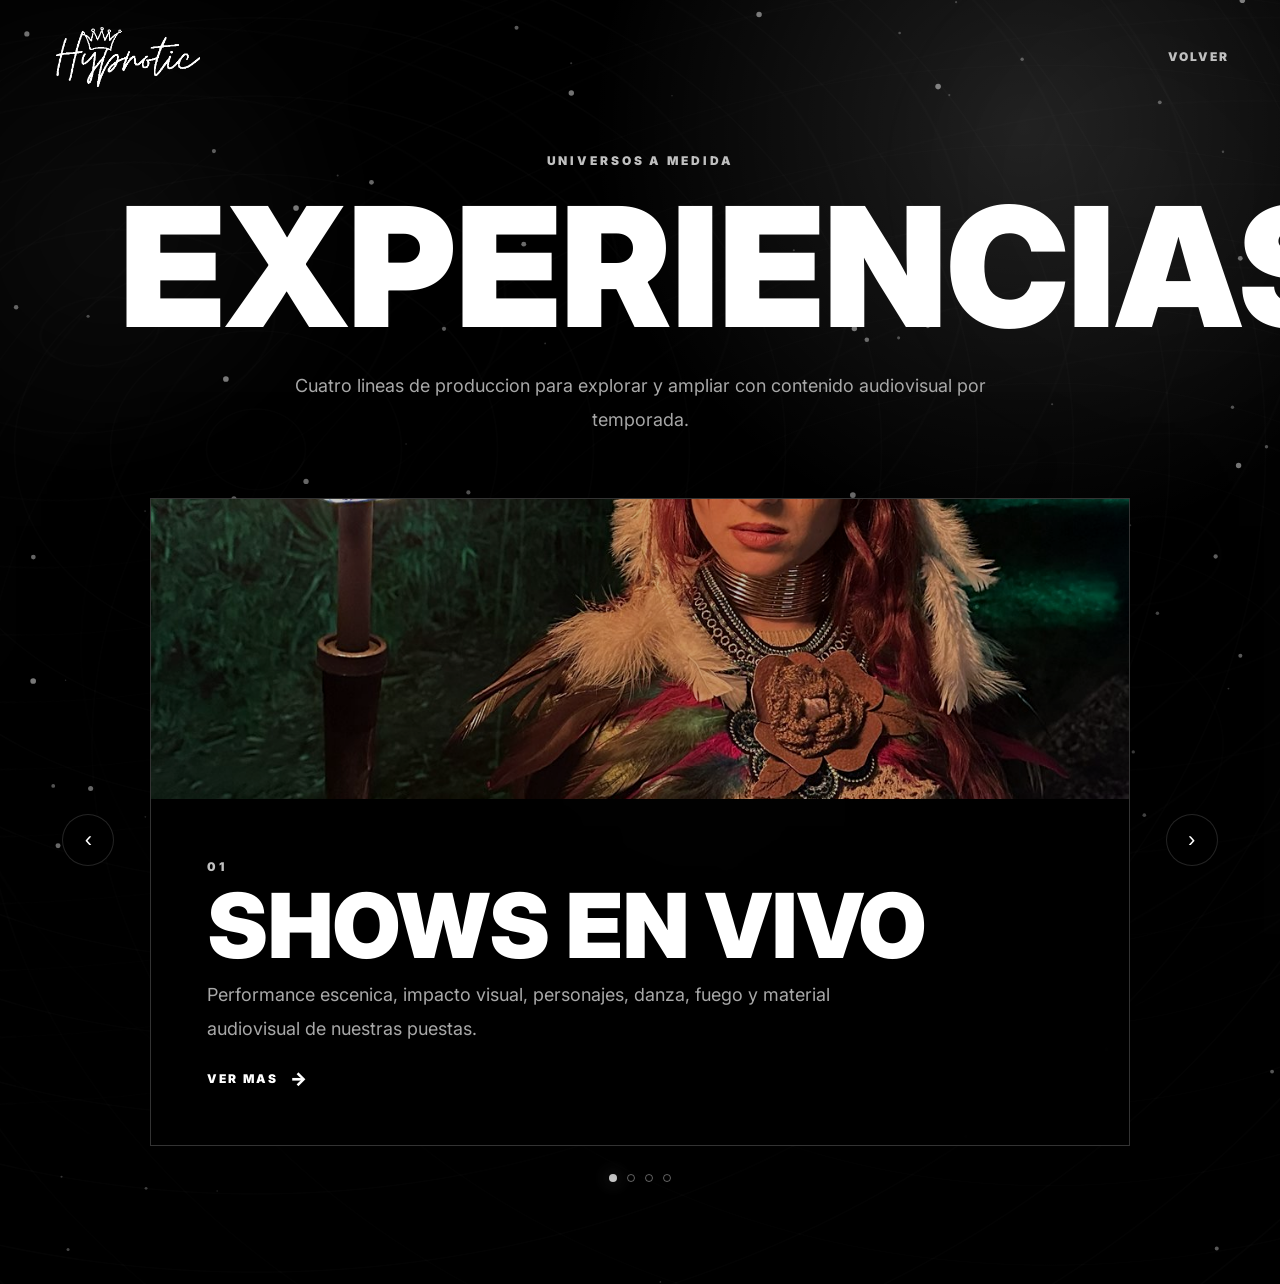
<file: experiencias/index.html>
<!doctype html>
<html lang="es">
  <head>
    <meta charset="utf-8" />
    <meta name="viewport" content="width=device-width, initial-scale=1" />
    <title>Experiencias | HYPNOTIC ARTISTIC</title>
    <meta
      name="description"
      content="Experiencias artisticas de HYPNOTIC ARTISTIC: shows en vivo, experiencias inmersivas, propuestas infantiles y eventos corporativos."
    />
    <meta name="theme-color" content="#000000" />
    <link rel="preconnect" href="https://fonts.googleapis.com" />
    <link rel="preconnect" href="https://fonts.gstatic.com" crossorigin />
    <link
      href="https://fonts.googleapis.com/css2?family=Inter:wght@300;400;500;600;700;800;900&family=Italiana&display=swap"
      rel="stylesheet"
    />
    <link rel="stylesheet" href="../styles.css" />
    <link rel="stylesheet" href="galeria.css" />
    <script defer src="../script.js"></script>
  </head>
  <body class="gallery-page experience-index-page">
    <header class="gallery-header" aria-label="Navegacion de experiencias">
      <a class="brand-mark" href="../index.html#home" aria-label="Ir al inicio">
        <img class="logo-img logo-img-header" src="../assets/brand/hypnotic-logo-transparent.png" alt="HYPNOTIC ARTISTIC" />
      </a>
      <a class="back-link" href="../index.html#experiencias">Volver</a>
    </header>

    <main class="experience-index-shell">
      <canvas id="particle-canvas" aria-hidden="true"></canvas>
      <div class="flow-field" aria-hidden="true"></div>

      <section class="section-heading reveal">
        <p class="eyebrow">Universos a medida</p>
        <h1>EXPERIENCIAS</h1>
        <p>Cuatro lineas de produccion para explorar y ampliar con contenido audiovisual por temporada.</p>
      </section>

      <section class="carousel reveal" aria-label="Categorias de experiencias">
        <button class="carousel-arrow prev" type="button" aria-label="Experiencia anterior">‹</button>
        <div class="carousel-stage">
          <article class="experience-card is-active">
            <img src="../assets/media/web/fuego-juli.jpg" alt="Fire performer live show production" loading="lazy" />
            <div class="card-copy">
              <span>01</span>
              <h2>Shows en vivo</h2>
              <p>Performance escenica, impacto visual, personajes, danza, fuego y material audiovisual de nuestras puestas.</p>
              <a href="shows-en-vivo.html">Ver mas</a>
            </div>
          </article>

          <article class="experience-card">
            <img src="../assets/media/web/navidad-ceci.jpg" alt="Christmas immersive artistic experience performer" loading="lazy" />
            <div class="card-copy">
              <span>02</span>
              <h2>Experiencias inmersivas</h2>
              <p>Producciones integrales como Un Sueno de Navidad: estetica, recorrido, personajes, ambientacion y puesta en escena.</p>
              <a href="experiencias-inmersivas.html">Ver mas</a>
            </div>
          </article>

          <article class="experience-card">
            <img src="../assets/media/web/candy-new.jpg" alt="Candy themed performers for children events" loading="lazy" />
            <div class="card-copy">
              <span>03</span>
              <h2>Propuestas infantiles</h2>
              <p>Universos ludicos, personajes, recepciones, intervenciones y acciones pensadas para sorprender a los mas chicos.</p>
              <a href="shows-infantiles.html">Ver mas</a>
            </div>
          </article>

          <article class="experience-card">
            <img src="../assets/media/web/laser-show.jpg" alt="Corporate event artistic activation with laser performance" loading="lazy" />
            <div class="card-copy">
              <span>04</span>
              <h2>Eventos corporativos</h2>
              <p>Soluciones artisticas para empresas, marcas, lanzamientos, activaciones y eventos privados de alto impacto.</p>
              <a href="eventos-corporativos-sociales.html">Ver mas</a>
            </div>
          </article>
        </div>
        <button class="carousel-arrow next" type="button" aria-label="Experiencia siguiente">›</button>
        <div class="carousel-dots" aria-label="Seleccionar experiencia"></div>
      </section>
    </main>
  </body>
</html>
</file>
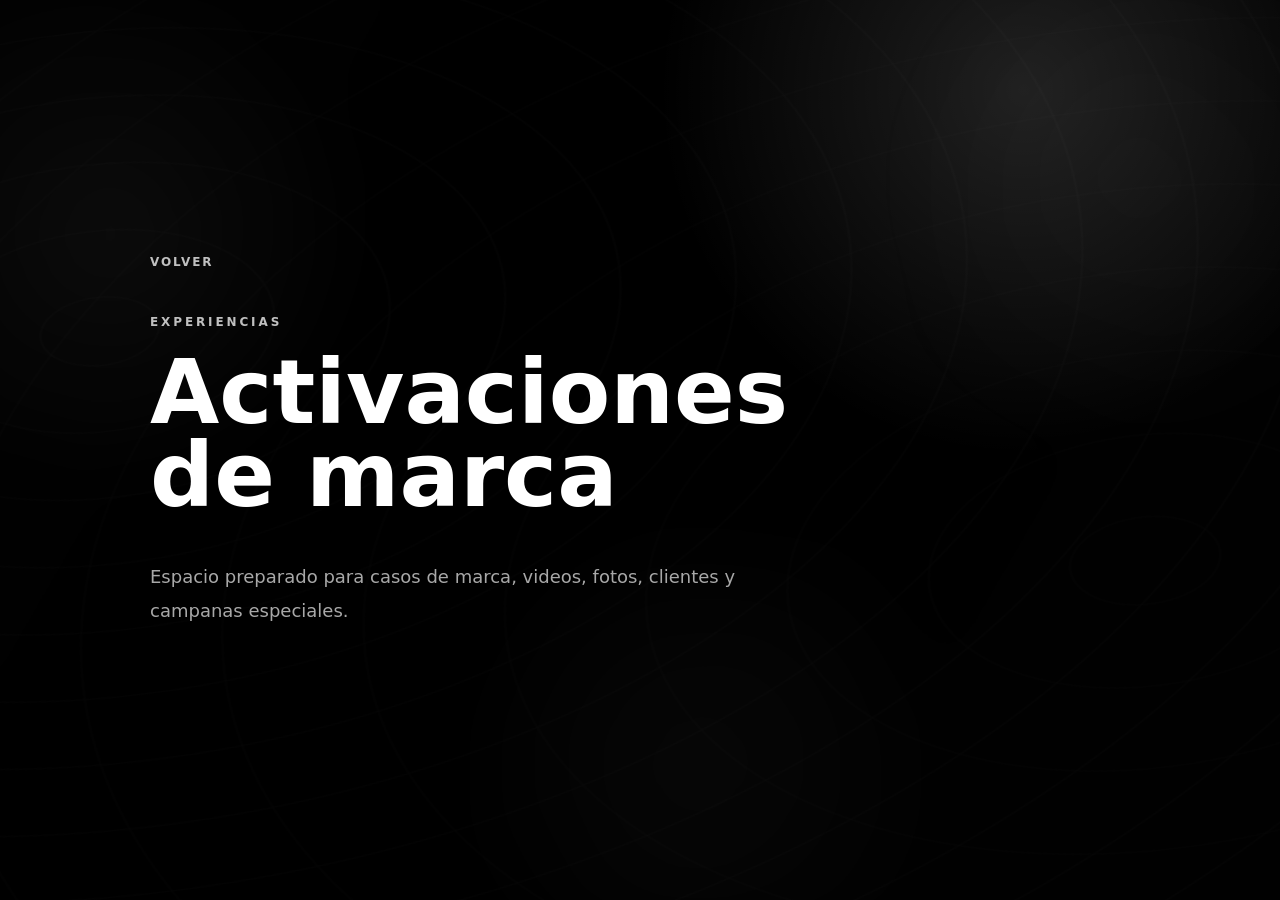
<file: experiencias/activaciones-de-marca.html>
<!doctype html>
<html lang="es">
  <head>
    <meta charset="utf-8" />
    <meta name="viewport" content="width=device-width, initial-scale=1" />
    <title>Activaciones de marca | HYPNOTIC ARTISTIC</title>
    <link rel="stylesheet" href="../styles.css" />
    <link rel="stylesheet" href="galeria.css" />
  </head>
  <body class="gallery-page">
    <main class="gallery-shell">
      <a class="back-link" href="../index.html#experiencias">Volver</a>
      <p class="eyebrow">Experiencias</p>
      <h1>Activaciones de marca</h1>
      <p>Espacio preparado para casos de marca, videos, fotos, clientes y campanas especiales.</p>
    </main>
  </body>
</html>
</file>
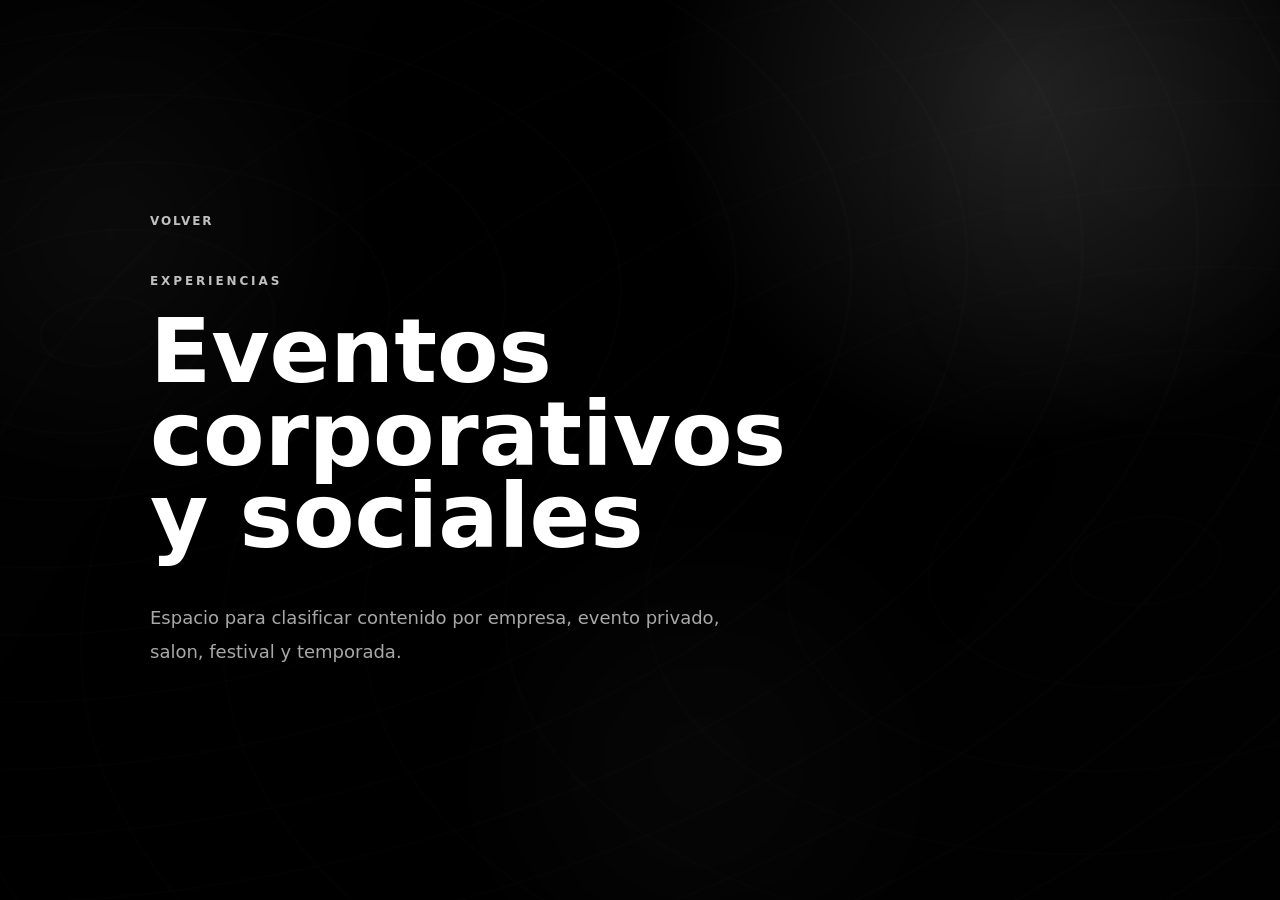
<file: experiencias/eventos-corporativos-sociales.html>
<!doctype html>
<html lang="es">
  <head>
    <meta charset="utf-8" />
    <meta name="viewport" content="width=device-width, initial-scale=1" />
    <title>Eventos corporativos y sociales | HYPNOTIC ARTISTIC</title>
    <link rel="stylesheet" href="../styles.css" />
    <link rel="stylesheet" href="galeria.css" />
  </head>
  <body class="gallery-page">
    <main class="gallery-shell">
      <a class="back-link" href="../index.html#experiencias">Volver</a>
      <p class="eyebrow">Experiencias</p>
      <h1>Eventos corporativos y sociales</h1>
      <p>Espacio para clasificar contenido por empresa, evento privado, salon, festival y temporada.</p>
    </main>
  </body>
</html>
</file>
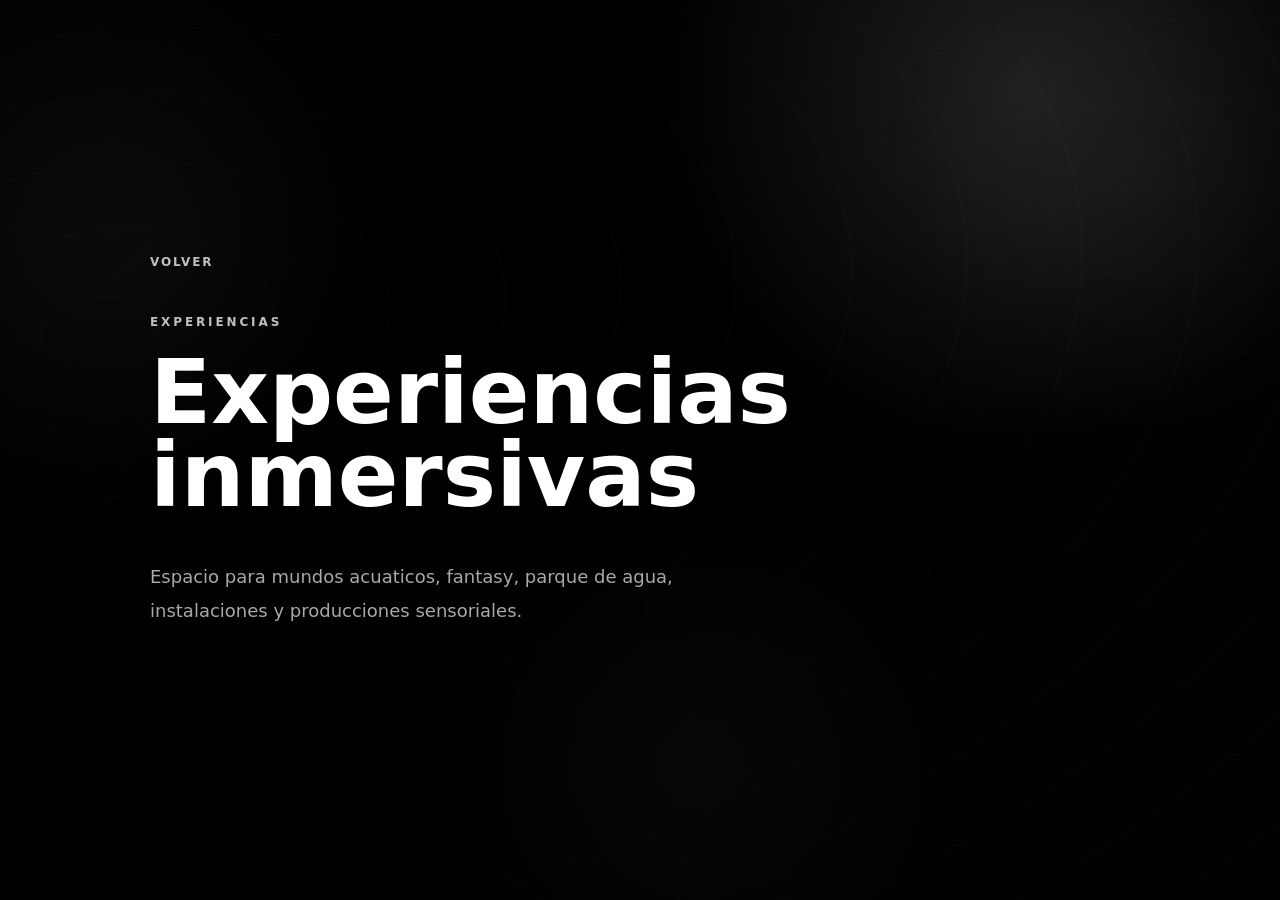
<file: experiencias/experiencias-inmersivas.html>
<!doctype html>
<html lang="es">
  <head>
    <meta charset="utf-8" />
    <meta name="viewport" content="width=device-width, initial-scale=1" />
    <title>Experiencias inmersivas | HYPNOTIC ARTISTIC</title>
    <link rel="stylesheet" href="../styles.css" />
    <link rel="stylesheet" href="galeria.css" />
  </head>
  <body class="gallery-page">
    <main class="gallery-shell">
      <a class="back-link" href="../index.html#experiencias">Volver</a>
      <p class="eyebrow">Experiencias</p>
      <h1>Experiencias inmersivas</h1>
      <p>Espacio para mundos acuaticos, fantasy, parque de agua, instalaciones y producciones sensoriales.</p>
    </main>
  </body>
</html>
</file>
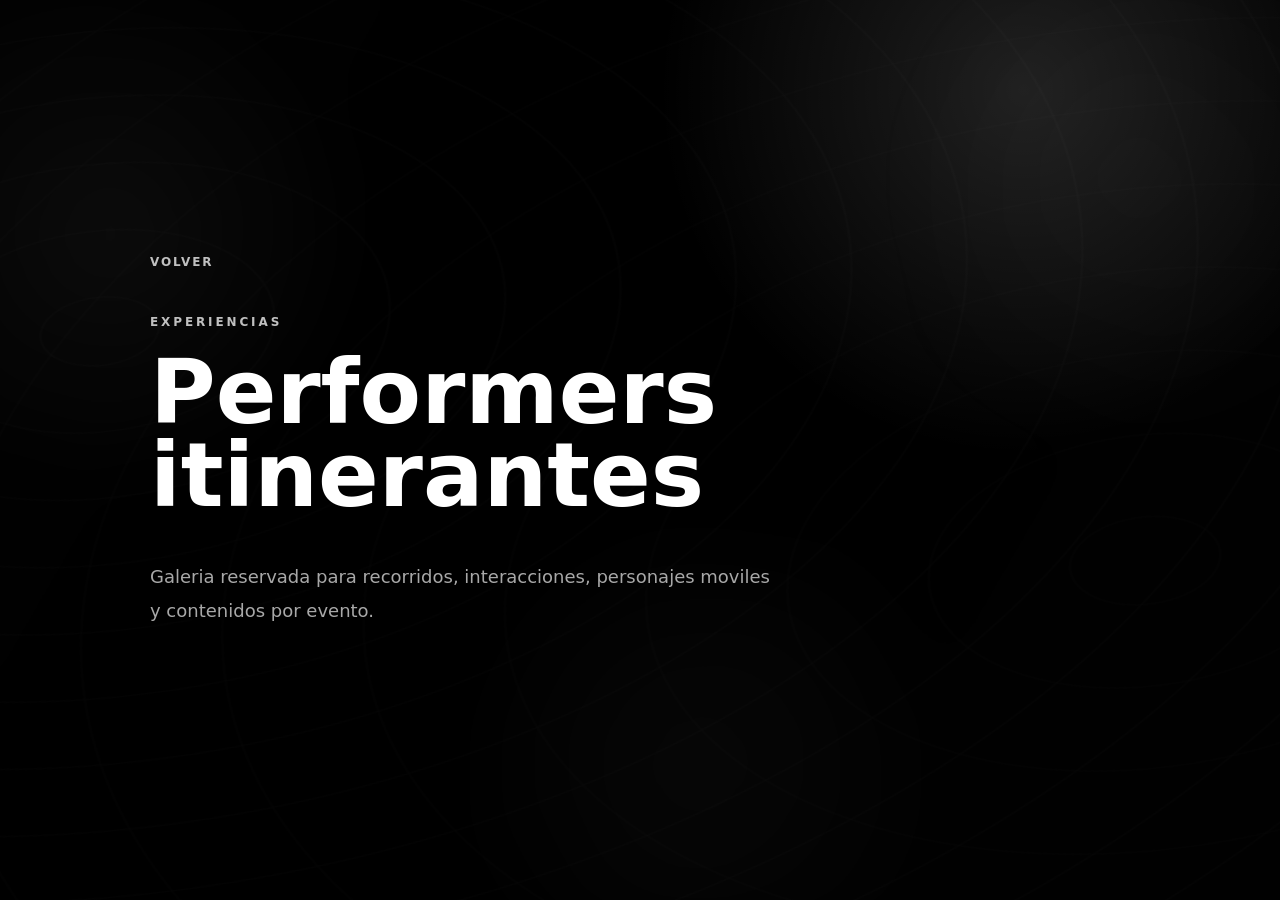
<file: experiencias/performers-itinerantes.html>
<!doctype html>
<html lang="es">
  <head>
    <meta charset="utf-8" />
    <meta name="viewport" content="width=device-width, initial-scale=1" />
    <title>Performers itinerantes | HYPNOTIC ARTISTIC</title>
    <link rel="stylesheet" href="../styles.css" />
    <link rel="stylesheet" href="galeria.css" />
  </head>
  <body class="gallery-page">
    <main class="gallery-shell">
      <a class="back-link" href="../index.html#experiencias">Volver</a>
      <p class="eyebrow">Experiencias</p>
      <h1>Performers itinerantes</h1>
      <p>Galeria reservada para recorridos, interacciones, personajes moviles y contenidos por evento.</p>
    </main>
  </body>
</html>
</file>
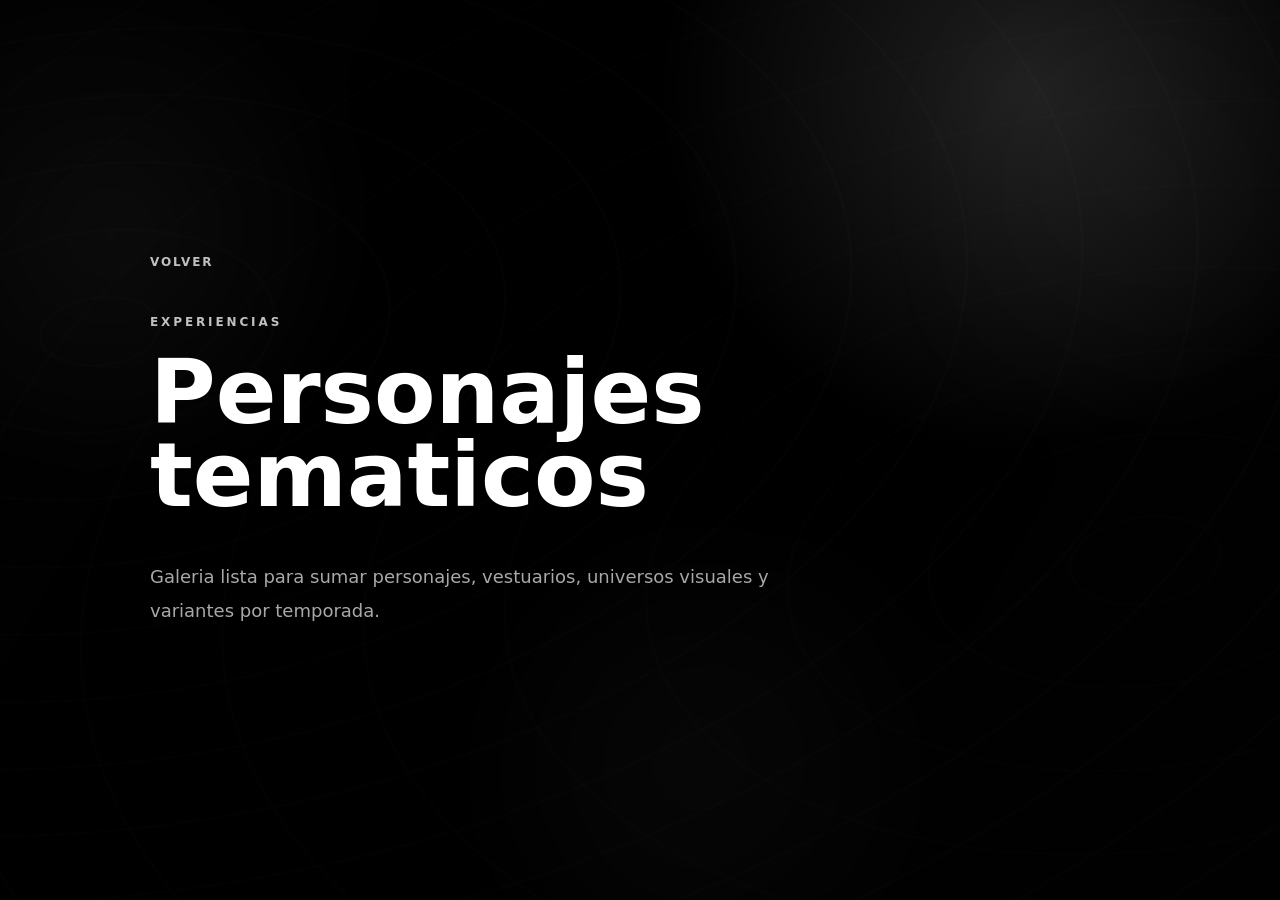
<file: experiencias/personajes-tematicos.html>
<!doctype html>
<html lang="es">
  <head>
    <meta charset="utf-8" />
    <meta name="viewport" content="width=device-width, initial-scale=1" />
    <title>Personajes tematicos | HYPNOTIC ARTISTIC</title>
    <link rel="stylesheet" href="../styles.css" />
    <link rel="stylesheet" href="galeria.css" />
  </head>
  <body class="gallery-page">
    <main class="gallery-shell">
      <a class="back-link" href="../index.html#experiencias">Volver</a>
      <p class="eyebrow">Experiencias</p>
      <h1>Personajes tematicos</h1>
      <p>Galeria lista para sumar personajes, vestuarios, universos visuales y variantes por temporada.</p>
    </main>
  </body>
</html>
</file>
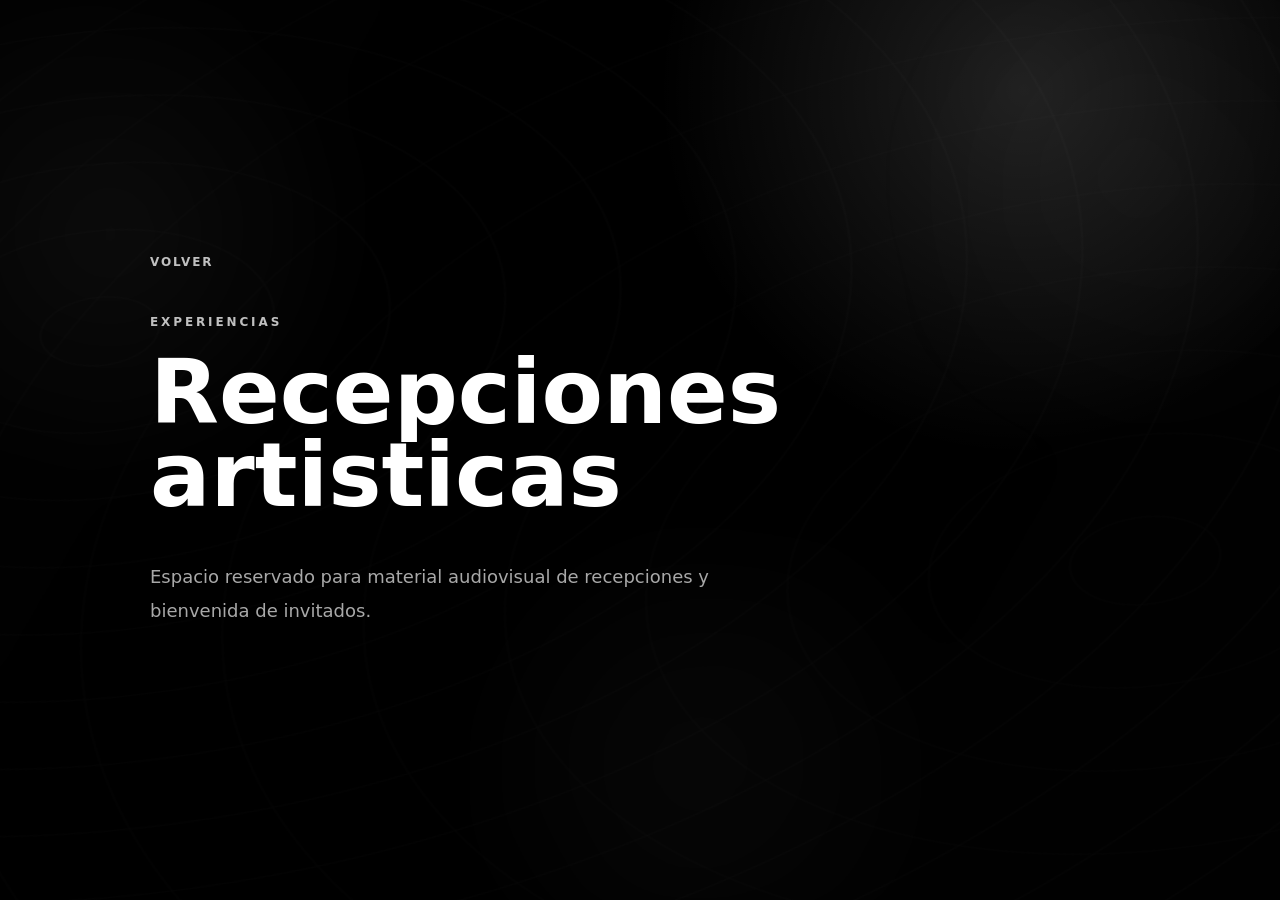
<file: experiencias/recepciones-artisticas.html>
<!doctype html>
<html lang="es">
  <head>
    <meta charset="utf-8" />
    <meta name="viewport" content="width=device-width, initial-scale=1" />
    <title>Recepciones artisticas | HYPNOTIC ARTISTIC</title>
    <link rel="stylesheet" href="../styles.css" />
    <link rel="stylesheet" href="galeria.css" />
  </head>
  <body class="gallery-page">
    <main class="gallery-shell">
      <a class="back-link" href="../index.html#experiencias">Volver</a>
      <p class="eyebrow">Experiencias</p>
      <h1>Recepciones artisticas</h1>
      <p>Espacio reservado para material audiovisual de recepciones y bienvenida de invitados.</p>
    </main>
  </body>
</html>
</file>
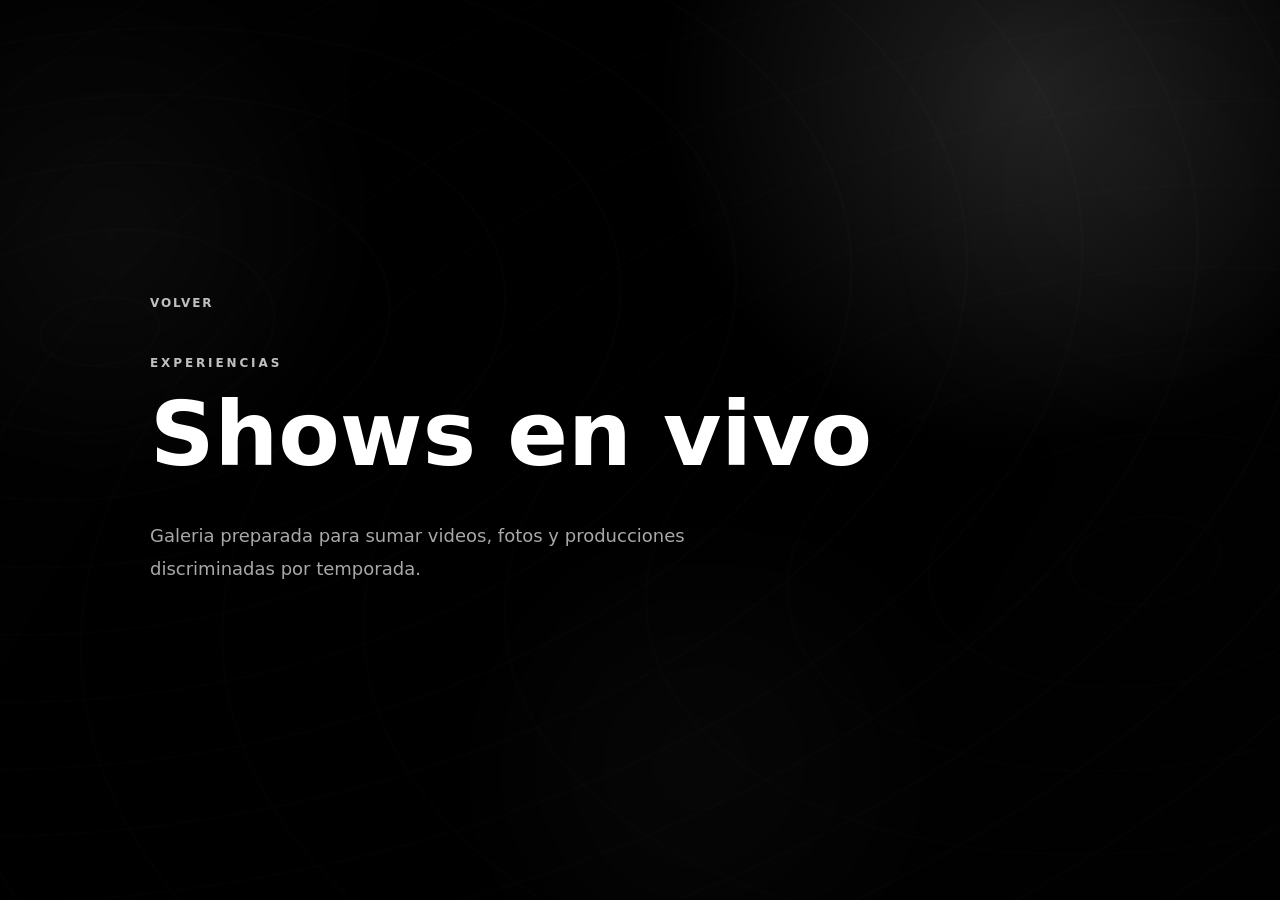
<file: experiencias/shows-en-vivo.html>
<!doctype html>
<html lang="es">
  <head>
    <meta charset="utf-8" />
    <meta name="viewport" content="width=device-width, initial-scale=1" />
    <title>Shows en vivo | HYPNOTIC ARTISTIC</title>
    <link rel="stylesheet" href="../styles.css" />
    <link rel="stylesheet" href="galeria.css" />
  </head>
  <body class="gallery-page">
    <main class="gallery-shell">
      <a class="back-link" href="../index.html#experiencias">Volver</a>
      <p class="eyebrow">Experiencias</p>
      <h1>Shows en vivo</h1>
      <p>Galeria preparada para sumar videos, fotos y producciones discriminadas por temporada.</p>
    </main>
  </body>
</html>
</file>
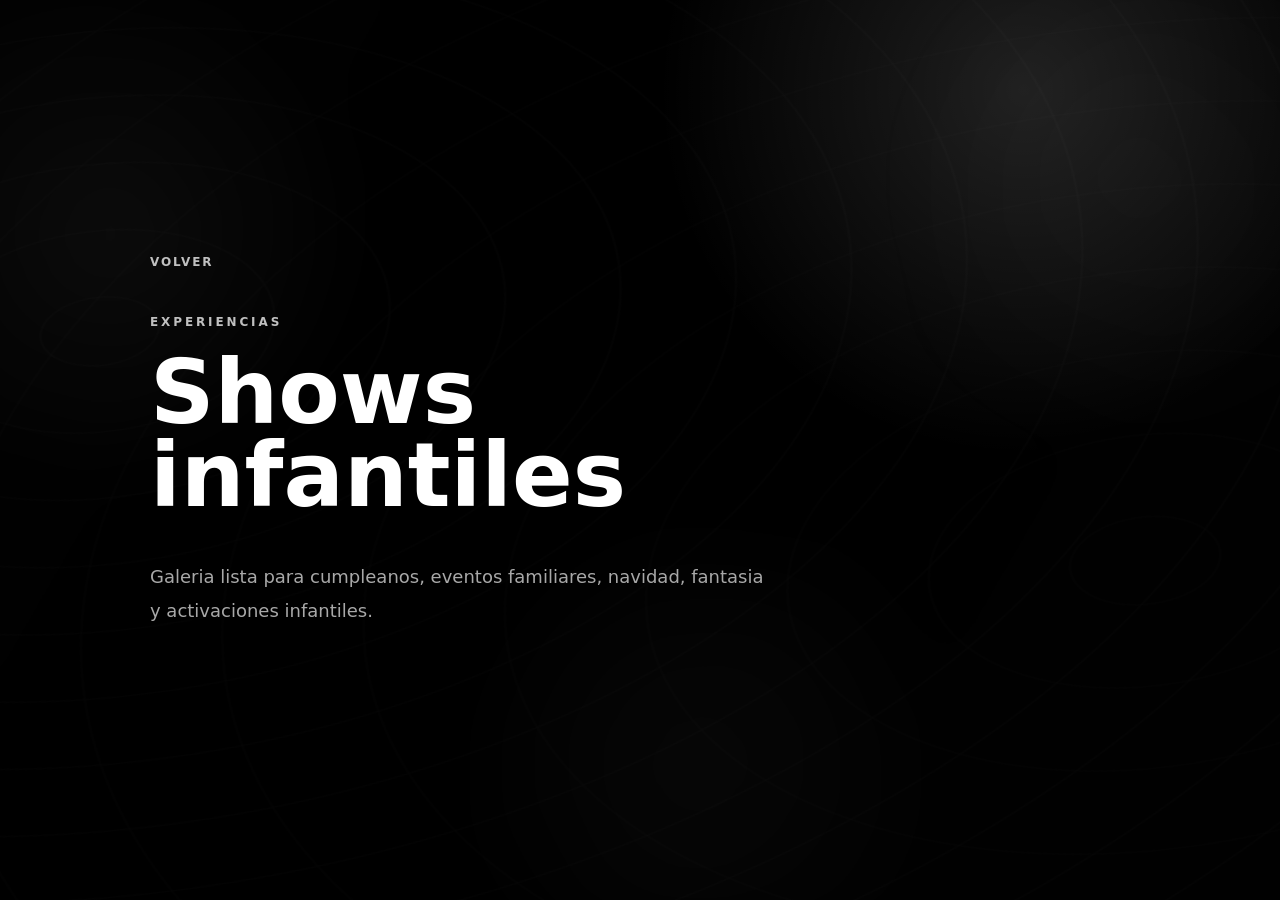
<file: experiencias/shows-infantiles.html>
<!doctype html>
<html lang="es">
  <head>
    <meta charset="utf-8" />
    <meta name="viewport" content="width=device-width, initial-scale=1" />
    <title>Shows infantiles | HYPNOTIC ARTISTIC</title>
    <link rel="stylesheet" href="../styles.css" />
    <link rel="stylesheet" href="galeria.css" />
  </head>
  <body class="gallery-page">
    <main class="gallery-shell">
      <a class="back-link" href="../index.html#experiencias">Volver</a>
      <p class="eyebrow">Experiencias</p>
      <h1>Shows infantiles</h1>
      <p>Galeria lista para cumpleanos, eventos familiares, navidad, fantasia y activaciones infantiles.</p>
    </main>
  </body>
</html>
</file>
<file: styles.css>
:root {
  --black: #000;
  --charcoal: #0a0a0a;
  --charcoal-2: #111;
  --white: #fff;
  --silver: #c0c0c0;
  --muted: #a8a8a8;
  --dim: #6f6f6f;
  --line: rgba(255, 255, 255, 0.14);
  --glass: rgba(0, 0, 0, 0.48);
  --max: 1180px;
}

* {
  box-sizing: border-box;
}

html {
  scroll-behavior: smooth;
}

body {
  margin: 0;
  color: var(--white);
  background: var(--black);
  font-family: "Inter", system-ui, sans-serif;
  letter-spacing: 0;
  overflow-x: hidden;
}

body::before,
body::after {
  content: "";
  position: fixed;
  inset: 0;
  z-index: 0;
  pointer-events: none;
}

body::before {
  background:
    radial-gradient(circle at 12% 28%, rgba(255, 255, 255, 0.09), transparent 18%),
    radial-gradient(circle at 86% 22%, rgba(255, 255, 255, 0.055), transparent 20%),
    radial-gradient(circle at 54% 82%, rgba(255, 255, 255, 0.06), transparent 24%),
    linear-gradient(120deg, rgba(255, 255, 255, 0.025), transparent 42%, rgba(255, 255, 255, 0.018));
  opacity: 0.46;
  filter: blur(22px);
  transform: scale(1.08);
  animation: ambient-drift 24s ease-in-out infinite alternate;
}

body::after {
  inset: -18%;
  background:
    repeating-radial-gradient(ellipse at 20% 35%, transparent 0 58px, rgba(255, 255, 255, 0.026) 59px 60px, transparent 61px 116px),
    repeating-radial-gradient(ellipse at 78% 64%, transparent 0 74px, rgba(255, 255, 255, 0.018) 75px 76px, transparent 77px 142px);
  opacity: 0.34;
  filter: blur(0.4px);
  transform: rotate(-7deg) translate3d(0, 0, 0);
  animation: ambient-wave 34s linear infinite;
}

main {
  position: relative;
  z-index: 1;
}

body.nav-open {
  overflow: hidden;
}

img {
  display: block;
  width: 100%;
  height: 100%;
  object-fit: cover;
}

a {
  color: inherit;
  text-decoration: none;
}

.site-header {
  position: fixed;
  inset: 0 0 auto;
  z-index: 30;
  display: flex;
  align-items: center;
  justify-content: space-between;
  padding: 22px clamp(18px, 4vw, 54px);
  background: linear-gradient(180deg, rgba(0, 0, 0, 0.62), transparent);
}

.brand-mark,
.script-logo,
.footer-logo {
  font-family: "Italiana", Georgia, serif;
  line-height: 1;
}

.brand-mark {
  display: inline-flex;
  align-items: center;
  width: clamp(116px, 12vw, 164px);
  text-shadow: 0 0 22px rgba(255, 255, 255, 0.16);
}

.brand-mark.small {
  width: auto;
  justify-content: center;
  color: var(--silver);
}

.logo-img {
  display: block;
  width: 100%;
  height: auto;
  object-fit: contain;
}

.logo-img-header {
  width: 100%;
}

.logo-img-hero {
  width: clamp(280px, 38vw, 620px);
  filter: drop-shadow(0 0 32px rgba(255, 255, 255, 0.18));
}

.logo-img-contact {
  width: clamp(220px, 32vw, 460px);
  margin: 0 auto;
  filter: drop-shadow(0 0 28px rgba(255, 255, 255, 0.14));
}

.logo-img-footer {
  width: clamp(120px, 16vw, 190px);
}

.brand-h,
.logo-h {
  position: relative;
  display: inline-block;
}

.crown {
  position: absolute;
  left: -1px;
  top: -14px;
  width: 22px;
  height: 14px;
  background:
    radial-gradient(circle at 2px 2px, var(--white) 0 2px, transparent 2.4px),
    radial-gradient(circle at 7px 0, var(--white) 0 2px, transparent 2.4px),
    radial-gradient(circle at 12px -1px, var(--white) 0 2px, transparent 2.4px),
    radial-gradient(circle at 17px 0, var(--white) 0 2px, transparent 2.4px),
    radial-gradient(circle at 22px 2px, var(--white) 0 2px, transparent 2.4px);
}

.crown::after {
  content: "";
  position: absolute;
  inset: 4px 0 0;
  clip-path: polygon(0 100%, 9% 28%, 25% 100%, 38% 20%, 50% 100%, 62% 20%, 75% 100%, 91% 28%, 100% 100%);
  background: var(--white);
  border-bottom: 2px solid var(--white);
}

.site-nav {
  display: flex;
  gap: clamp(16px, 2vw, 32px);
  color: rgba(255, 255, 255, 0.78);
  font-size: 12px;
  font-weight: 800;
  letter-spacing: 0.08em;
  text-transform: uppercase;
}

.site-nav a {
  transition: color 220ms ease, text-shadow 220ms ease;
}

.site-nav a:hover {
  color: var(--white);
  text-shadow: 0 0 18px rgba(255, 255, 255, 0.28);
}

.nav-toggle {
  display: none;
  width: 42px;
  height: 42px;
  border: 1px solid var(--line);
  background: rgba(0, 0, 0, 0.45);
  color: var(--white);
}

.nav-toggle span {
  display: block;
  width: 18px;
  height: 1px;
  margin: 5px auto;
  background: currentColor;
}

.hero {
  position: relative;
  min-height: 100svh;
  display: grid;
  place-items: center;
  overflow: hidden;
  background: var(--black);
}

.strip-collage {
  position: absolute;
  inset: 0;
  display: flex;
  width: 100%;
  height: 100%;
  overflow: hidden;
  scrollbar-width: none;
}

.strip-collage::-webkit-scrollbar {
  display: none;
}

.hero-strip {
  position: relative;
  flex: 1 1 12.5%;
  height: 100%;
  margin: 0;
  overflow: hidden;
  opacity: 0;
  transform: translateY(32px);
  animation: strip-enter 1100ms cubic-bezier(0.19, 1, 0.22, 1) forwards;
  transition: flex-basis 800ms cubic-bezier(0.19, 1, 0.22, 1), filter 700ms ease;
}

.hero-strip:nth-child(2) {
  animation-delay: 90ms;
}

.hero-strip:nth-child(3) {
  animation-delay: 180ms;
}

.hero-strip:nth-child(4) {
  animation-delay: 270ms;
}

.hero-strip:nth-child(5) {
  animation-delay: 360ms;
}

.hero-strip:nth-child(6) {
  animation-delay: 450ms;
}

.hero-strip:nth-child(7) {
  animation-delay: 540ms;
}

.hero-strip:nth-child(8) {
  animation-delay: 630ms;
}

.hero-strip img {
  height: 112%;
  filter: saturate(1.05) contrast(1.08) brightness(0.78);
  object-position: var(--strip-position, center center);
  transform: translateY(var(--strip-offset, 0px)) scale(1.05);
  transition: transform 900ms ease, filter 800ms ease;
}

.hero-strip:nth-child(1) {
  --strip-position: 45% center;
}

.hero-strip:nth-child(2) {
  --strip-position: 52% center;
}

.hero-strip:nth-child(3) {
  --strip-position: 50% center;
}

.hero-strip:nth-child(4) {
  --strip-position: 50% center;
}

.hero-strip:nth-child(5) {
  --strip-position: 50% center;
}

.hero-strip:nth-child(6) {
  --strip-position: 62% center;
}

.hero-strip:nth-child(7) {
  --strip-position: 50% center;
}

.hero-strip:nth-child(8) {
  --strip-position: 54% center;
}

.strip-collage:hover .hero-strip {
  flex-basis: 11%;
  filter: none;
}

.strip-collage .hero-strip:hover {
  flex-basis: 20%;
}

.strip-collage .hero-strip:hover img {
  filter: saturate(1.12) contrast(1.12) brightness(0.94);
  transform: translateY(var(--strip-offset, 0px)) scale(1.12);
}

.hero-strip::after {
  content: "";
  position: absolute;
  inset: 0;
  border-left: 1px solid rgba(255, 255, 255, 0.1);
  border-right: 1px solid rgba(0, 0, 0, 0.42);
  background: linear-gradient(180deg, rgba(0, 0, 0, 0.22), transparent 42%, rgba(0, 0, 0, 0.55));
}

.hero-overlay {
  position: absolute;
  inset: 0;
  background:
    radial-gradient(circle at center, rgba(0, 0, 0, 0.03), rgba(0, 0, 0, 0.38) 56%, rgba(0, 0, 0, 0.66)),
    linear-gradient(90deg, rgba(0, 0, 0, 0.24), transparent 30%, transparent 70%, rgba(0, 0, 0, 0.24));
  pointer-events: none;
}

.hero-lockup {
  position: relative;
  z-index: 2;
  display: grid;
  justify-items: center;
  width: min(820px, calc(100% - 36px));
  padding: clamp(32px, 7vw, 72px);
  text-align: center;
  background: radial-gradient(circle at center, rgba(0, 0, 0, 0.62), rgba(0, 0, 0, 0.16) 68%, transparent);
  pointer-events: none;
}

.kicker,
.eyebrow {
  margin: 0 0 18px;
  color: var(--silver);
  font-size: 12px;
  font-weight: 900;
  letter-spacing: 0.24em;
  text-transform: uppercase;
}

.script-logo {
  display: inline-block;
  font-size: clamp(74px, 12vw, 160px);
  text-shadow: 0 0 36px rgba(255, 255, 255, 0.17);
}

.crown-logo {
  left: 5px;
  top: -24px;
  width: 38px;
  height: 24px;
}

.tagline {
  margin: 18px 0 0;
  color: var(--silver);
  font-size: clamp(11px, 1.5vw, 14px);
  font-weight: 800;
  letter-spacing: 0.24em;
  text-transform: uppercase;
}

.scroll-cue {
  position: absolute;
  bottom: 28px;
  left: 50%;
  z-index: 3;
  width: 1px;
  height: 58px;
  background: linear-gradient(var(--white), transparent);
  animation: cue 1.8s ease-in-out infinite;
}

.section {
  position: relative;
  padding: clamp(86px, 10vw, 150px) clamp(18px, 5vw, 72px);
  overflow: hidden;
}

.section::before {
  content: "";
  position: absolute;
  inset: 0;
  pointer-events: none;
  background:
    linear-gradient(90deg, transparent 0 28px, rgba(255, 255, 255, 0.018) 28px 29px, transparent 29px 100%),
    linear-gradient(180deg, transparent 0 28px, rgba(255, 255, 255, 0.014) 28px 29px, transparent 29px 100%);
  background-size: 170px 170px;
  opacity: 0.4;
  animation: section-depth 28s linear infinite;
}

.split-section,
.essence-section {
  width: min(var(--max), 100%);
  margin: 0 auto;
  display: grid;
  grid-template-columns: minmax(0, 1fr) minmax(280px, 0.86fr);
  gap: clamp(34px, 7vw, 90px);
  align-items: center;
}

.section-copy,
.section-heading {
  position: relative;
  z-index: 2;
}

.section-heading {
  width: min(var(--max), 100%);
  margin: 0 auto clamp(34px, 6vw, 76px);
  text-align: center;
}

.section-heading p {
  max-width: 700px;
  margin-left: auto;
  margin-right: auto;
}

h1,
h2 {
  margin: 0 0 26px;
  font-size: clamp(38px, 7vw, 96px);
  line-height: 0.92;
  font-weight: 900;
  text-wrap: balance;
}

p {
  color: var(--muted);
  font-size: clamp(16px, 1.5vw, 18px);
  line-height: 1.85;
}

.image-frame {
  position: relative;
  z-index: 1;
  margin: 0;
  min-height: 320px;
  border: 1px solid var(--line);
  background: #070707;
  overflow: hidden;
}

.image-frame img {
  position: absolute;
  inset: 0;
  filter: saturate(0.82) contrast(1.08) brightness(0.86);
  transition: filter 700ms ease, transform 700ms ease;
}

.about-image img {
  object-position: center center;
  transform: scale(1.06);
}

.image-frame:hover img {
  filter: saturate(1) contrast(1.12) brightness(0.94);
  transform: scale(1.04);
}

.about-image:hover img {
  transform: scale(1.08);
}

.founder-card {
  margin-top: 34px;
  padding: 24px;
  border: 1px solid var(--line);
  background: rgba(255, 255, 255, 0.035);
}

.founder-card span {
  display: block;
  margin-bottom: 12px;
  color: var(--silver);
  font-size: 11px;
  font-weight: 900;
  letter-spacing: 0.22em;
  text-transform: uppercase;
}

.founder-card h3 {
  margin: 0 0 12px;
  color: var(--white);
  font-size: clamp(22px, 2.4vw, 32px);
  line-height: 1;
  text-transform: uppercase;
}

.founder-card p {
  margin: 0;
  font-size: 14px;
  line-height: 1.7;
}

.image-frame::after {
  content: "";
  position: absolute;
  inset: 0;
  border: 1px solid rgba(255, 255, 255, 0.18);
  pointer-events: none;
  transform: scale(0.96);
}

.image-frame.tall {
  min-height: clamp(440px, 54vw, 680px);
}

.experiences-section {
  min-height: 100svh;
  background: radial-gradient(circle at 50% 20%, #151515, #030303 58%, #000);
}

#particle-canvas,
.flow-field {
  position: absolute;
  inset: 0;
  width: 100%;
  height: 100%;
}

#particle-canvas {
  z-index: 0;
}

.flow-field {
  z-index: 0;
  opacity: 0.44;
  background:
    repeating-radial-gradient(ellipse at 20% 35%, transparent 0 48px, rgba(255, 255, 255, 0.04) 49px 50px, transparent 51px 96px),
    repeating-radial-gradient(ellipse at 82% 58%, transparent 0 60px, rgba(255, 255, 255, 0.032) 61px 62px, transparent 63px 112px);
  filter: blur(0.3px);
  animation: flow-drift 18s ease-in-out infinite alternate;
  pointer-events: none;
}

.carousel {
  position: relative;
  z-index: 2;
  width: min(980px, 100%);
  margin: 0 auto;
  min-height: min(70vh, 680px);
  display: grid;
  place-items: center;
}

.carousel-stage {
  position: relative;
  width: min(760px, 82vw);
  height: clamp(520px, 70vh, 680px);
}

.experience-card {
  position: absolute;
  inset: 0;
  display: grid;
  grid-template-rows: 1fr auto;
  overflow: hidden;
  border: 1px solid rgba(255, 255, 255, 0.2);
  background: var(--glass);
  box-shadow: 0 28px 90px rgba(0, 0, 0, 0.5), inset 0 1px 0 rgba(255, 255, 255, 0.08);
  backdrop-filter: blur(18px);
  opacity: 0;
  transform: scale(0.94) translateY(20px);
  pointer-events: none;
  transition: opacity 650ms ease, transform 650ms ease;
}

.experience-card.is-active {
  opacity: 1;
  transform: scale(1) translateY(0);
  pointer-events: auto;
}

.experience-card img,
.experience-card video {
  width: 100%;
  height: 100%;
  object-fit: cover;
  min-height: 0;
  filter: saturate(0.86) contrast(1.1) brightness(0.76);
}

.card-copy {
  padding: clamp(22px, 4vw, 38px);
  background: linear-gradient(180deg, rgba(0, 0, 0, 0.5), rgba(0, 0, 0, 0.86));
}

.card-copy span {
  color: var(--silver);
  font-size: 12px;
  font-weight: 900;
  letter-spacing: 0.22em;
}

.card-copy h3 {
  margin: 12px 0 10px;
  font-size: clamp(30px, 5vw, 58px);
  line-height: 0.95;
  text-transform: uppercase;
}

.card-copy p {
  max-width: 560px;
  margin: 0 0 22px;
}

.card-copy a {
  display: inline-flex;
  align-items: center;
  gap: 12px;
  color: var(--white);
  font-size: 12px;
  font-weight: 900;
  letter-spacing: 0.18em;
  text-transform: uppercase;
}

.card-copy a::after {
  content: "→";
  font-size: 18px;
}

.carousel-arrow {
  position: absolute;
  top: 50%;
  z-index: 3;
  width: 52px;
  height: 52px;
  border: 1px solid var(--line);
  border-radius: 50%;
  color: var(--white);
  background: rgba(0, 0, 0, 0.34);
  font-size: 22px;
  cursor: pointer;
  backdrop-filter: blur(12px);
  transform: translateY(-50%);
  transition: background 220ms ease, border-color 220ms ease;
}

.carousel-arrow:hover {
  background: rgba(255, 255, 255, 0.1);
  border-color: rgba(255, 255, 255, 0.34);
}

.carousel-arrow.prev {
  left: 0;
}

.carousel-arrow.next {
  right: 0;
}

.carousel-dots {
  display: flex;
  gap: 10px;
  margin-top: 28px;
}

.carousel-dots button {
  width: 8px;
  height: 8px;
  padding: 0;
  border: 1px solid rgba(255, 255, 255, 0.5);
  border-radius: 50%;
  background: transparent;
  cursor: pointer;
}

.carousel-dots button.is-active {
  background: var(--white);
  box-shadow: 0 0 18px rgba(255, 255, 255, 0.4);
}

.essence-section,
.seasons-section {
  grid-template-columns: minmax(0, 0.72fr) minmax(320px, 1fr);
}

.essence-grid,
.season-grid {
  position: relative;
  z-index: 2;
  display: grid;
  grid-template-columns: repeat(2, minmax(0, 1fr));
  gap: 10px;
}

.essence-grid .image-frame {
  min-height: clamp(210px, 24vw, 330px);
}

.season-grid {
  grid-template-columns: repeat(2, minmax(0, 1fr));
  gap: 12px;
}

.season-tile {
  min-height: 148px;
  display: grid;
  align-content: space-between;
  padding: 22px;
  border: 1px solid var(--line);
  background:
    linear-gradient(135deg, rgba(255, 255, 255, 0.06), rgba(255, 255, 255, 0.015)),
    #050505;
  transition: transform 240ms ease, border-color 240ms ease, background 240ms ease;
}

.season-tile:hover {
  transform: translateY(-4px);
  border-color: rgba(255, 255, 255, 0.34);
  background:
    linear-gradient(135deg, rgba(255, 255, 255, 0.1), rgba(255, 255, 255, 0.02)),
    #080808;
}

.season-tile span {
  color: var(--silver);
  font-size: 12px;
  font-weight: 900;
  letter-spacing: 0.18em;
}

.season-tile strong {
  font-size: clamp(20px, 2.6vw, 34px);
  line-height: 0.98;
  text-transform: uppercase;
}

.brands-section {
  text-align: center;
  background: linear-gradient(180deg, #000, #080808 48%, #000);
}

.brand-showcase {
  position: relative;
  z-index: 2;
  width: min(var(--max), 100%);
  margin: 0 auto;
  display: grid;
  gap: 28px;
}

.brand-lead {
  display: flex;
  flex-wrap: wrap;
  justify-content: center;
  gap: 10px;
}

.brand-lead span {
  padding: 8px 14px;
  border: 1px solid var(--line);
  color: var(--silver);
  font-size: 11px;
  font-weight: 900;
  letter-spacing: 0.18em;
  text-transform: uppercase;
}

.brand-cloud {
  display: grid;
  grid-template-columns: repeat(5, minmax(0, 1fr));
  border-top: 1px solid var(--line);
  border-left: 1px solid var(--line);
}

.brand-cloud strong {
  min-height: 104px;
  display: grid;
  place-items: center;
  padding: 18px;
  border-right: 1px solid var(--line);
  border-bottom: 1px solid var(--line);
  color: rgba(255, 255, 255, 0.54);
  font-size: clamp(13px, 1.45vw, 20px);
  font-weight: 900;
  text-transform: uppercase;
  transition: color 240ms ease, background 240ms ease, text-shadow 240ms ease;
}

.brand-cloud strong:nth-child(-n + 8) {
  color: rgba(255, 255, 255, 0.82);
  font-size: clamp(15px, 1.8vw, 24px);
}

.brand-cloud strong:hover {
  color: var(--white);
  background: rgba(255, 255, 255, 0.055);
  text-shadow: 0 0 22px rgba(255, 255, 255, 0.24);
}

.brand-marquee {
  position: relative;
  z-index: 2;
  overflow: hidden;
  border-top: 1px solid var(--line);
  border-bottom: 1px solid var(--line);
  mask-image: linear-gradient(90deg, transparent, #000 10%, #000 90%, transparent);
}

.brand-track {
  display: flex;
  width: max-content;
  animation: marquee 42s linear infinite;
}

.brand-marquee:hover .brand-track {
  animation-play-state: paused;
}

.brand-track span {
  display: grid;
  place-items: center;
  min-width: 210px;
  height: 96px;
  padding: 0 26px;
  color: #777;
  font-size: clamp(13px, 1.4vw, 18px);
  font-weight: 900;
  text-transform: uppercase;
  border-right: 1px solid var(--line);
  transition: color 220ms ease, background 220ms ease, text-shadow 220ms ease;
}

.brand-track span:hover {
  color: var(--white);
  background: rgba(255, 255, 255, 0.045);
  text-shadow: 0 0 18px rgba(255, 255, 255, 0.24);
}

.contact-section {
  width: min(var(--max), 100%);
  margin: 0 auto;
  text-align: center;
}

.contact-images {
  position: relative;
  z-index: 2;
  display: grid;
  grid-template-columns: repeat(3, minmax(0, 1fr));
  gap: 18px;
  margin-bottom: clamp(46px, 7vw, 88px);
}

.contact-images .image-frame {
  min-height: clamp(210px, 28vw, 360px);
}

.contact-content {
  position: relative;
  z-index: 2;
}

.contact-content h2 {
  margin-bottom: 18px;
  font-size: clamp(34px, 5vw, 68px);
  line-height: 0.95;
  letter-spacing: 0.02em;
}

.footer-logo {
  font-size: clamp(46px, 8vw, 98px);
}

address {
  display: flex;
  flex-wrap: wrap;
  justify-content: center;
  gap: 14px 28px;
  margin-top: 34px;
  font-style: normal;
}

address a {
  color: var(--silver);
  font-weight: 800;
  letter-spacing: 0.04em;
  transition: color 220ms ease;
}

address a:hover {
  color: var(--white);
}

.social-link {
  display: inline-flex;
  align-items: center;
  gap: 10px;
}

.instagram-icon {
  position: relative;
  width: 24px;
  height: 24px;
  display: inline-block;
  border: 2px solid currentColor;
  border-radius: 7px;
}

.instagram-icon::before {
  content: "";
  position: absolute;
  inset: 5px;
  border: 2px solid currentColor;
  border-radius: 50%;
}

.instagram-icon::after {
  content: "";
  position: absolute;
  right: 4px;
  top: 4px;
  width: 4px;
  height: 4px;
  border-radius: 50%;
  background: currentColor;
}

.whatsapp-float {
  position: fixed;
  right: 22px;
  bottom: 22px;
  z-index: 40;
  display: inline-flex;
  align-items: center;
  justify-content: center;
  width: 58px;
  height: 58px;
  padding: 0;
  border-radius: 50%;
  color: #fff;
  background: #25d366;
  box-shadow: 0 16px 42px rgba(37, 211, 102, 0.32);
  font-size: 13px;
  font-weight: 900;
  letter-spacing: 0.06em;
  text-transform: uppercase;
}

.whatsapp-float::before {
  content: "";
  width: 17px;
  height: 17px;
  border: 2px solid currentColor;
  border-radius: 50%;
  box-shadow: inset -4px -4px 0 rgba(255, 255, 255, 0.2);
}

.site-footer {
  position: relative;
  overflow: hidden;
  padding: clamp(76px, 10vw, 128px) 24px 38px;
  text-align: center;
  border-top: 1px solid var(--line);
}

.site-footer h2 {
  margin: -0.18em 0 28px;
  font-size: clamp(86px, 22vw, 310px);
  line-height: 0.72;
  font-weight: 900;
  letter-spacing: 0;
}

.site-footer p {
  margin-top: 28px;
  font-size: 13px;
  color: #777;
}

.site-footer .footer-kicker {
  margin: 0 0 18px;
  color: var(--silver);
  font-size: 11px;
  font-weight: 900;
  letter-spacing: 0.24em;
  text-transform: uppercase;
}

.reveal {
  opacity: 0;
  transform: translateY(34px);
  transition: opacity 900ms ease, transform 900ms ease;
}

.reveal.is-visible {
  opacity: 1;
  transform: translateY(0);
}

@keyframes strip-enter {
  to {
    opacity: 1;
    transform: translateY(0);
  }
}

@keyframes ambient-drift {
  from {
    transform: scale(1.08) translate3d(-1.6%, -1%, 0);
  }
  to {
    transform: scale(1.13) translate3d(1.8%, 1.2%, 0);
  }
}

@keyframes ambient-wave {
  from {
    transform: rotate(-7deg) translate3d(-2%, 0, 0);
  }
  to {
    transform: rotate(-7deg) translate3d(2%, -2%, 0);
  }
}

@keyframes section-depth {
  to {
    background-position: 170px 90px, -90px 170px;
  }
}

@keyframes flow-drift {
  from {
    transform: scale(1) translate3d(-1%, 0, 0);
  }
  to {
    transform: scale(1.08) translate3d(1%, -1%, 0);
  }
}

@keyframes marquee {
  to {
    transform: translateX(-50%);
  }
}

@keyframes cue {
  50% {
    transform: translateY(10px);
    opacity: 0.45;
  }
}

@media (prefers-reduced-motion: reduce) {
  *,
  *::before,
  *::after {
    animation-duration: 1ms !important;
    scroll-behavior: auto !important;
    transition-duration: 1ms !important;
  }
}

@media (max-width: 920px) {
  .nav-toggle {
    display: block;
    position: relative;
    z-index: 32;
  }

  .site-nav {
    position: fixed;
    inset: 0;
    z-index: 31;
    display: grid;
    place-content: center;
    gap: 28px;
    background: rgba(0, 0, 0, 0.96);
    opacity: 0;
    pointer-events: none;
    transform: translateY(-8px);
    transition: opacity 220ms ease, transform 220ms ease;
  }

  body.nav-open .site-nav {
    opacity: 1;
    pointer-events: auto;
    transform: translateY(0);
  }

  .strip-collage {
    overflow-x: auto;
    scroll-snap-type: x mandatory;
  }

  .hero-strip {
    flex: 0 0 34vw;
    min-width: 34vw;
    scroll-snap-align: start;
  }

  .strip-collage:hover .hero-strip,
  .strip-collage .hero-strip:hover {
    flex-basis: 34vw;
  }

  .split-section,
  .essence-section,
  .seasons-section {
    grid-template-columns: 1fr;
  }

  .carousel-stage {
    width: min(640px, 100%);
  }

  .carousel-arrow {
    top: auto;
    bottom: -70px;
    transform: none;
  }

  .carousel-arrow.prev {
    left: calc(50% - 70px);
  }

  .carousel-arrow.next {
    right: calc(50% - 70px);
  }

  .carousel-dots {
    margin-top: 92px;
  }

  .contact-images {
    grid-template-columns: 1fr;
  }

  .brand-cloud {
    grid-template-columns: repeat(2, minmax(0, 1fr));
  }
}

@media (max-width: 560px) {
  .site-header {
    padding: 18px;
  }

  .brand-mark {
    width: 116px;
  }

  .hero-strip {
    flex-basis: 62vw;
    min-width: 62vw;
  }

  .strip-collage:hover .hero-strip,
  .strip-collage .hero-strip:hover {
    flex-basis: 62vw;
  }

  .hero-lockup {
    padding: 28px 18px;
  }

  .logo-img-hero {
    width: min(82vw, 360px);
  }

  .section {
    padding-left: 18px;
    padding-right: 18px;
  }

  .image-frame.tall,
  .image-frame {
    min-height: 300px;
  }

  .carousel-stage {
    height: 610px;
  }

  .experience-card {
    grid-template-rows: 0.92fr auto;
  }

  .essence-grid {
    grid-template-columns: 1fr;
  }

  .season-grid,
  .brand-cloud {
    grid-template-columns: 1fr;
  }

  .whatsapp-float {
    right: 14px;
    bottom: 14px;
    padding: 13px;
  }

  .whatsapp-float span {
    display: none;
  }

  address {
    display: grid;
  }
}

/* Latest layout revisions */
.split-section {
  grid-template-columns: minmax(0, 0.92fr) minmax(360px, 1.08fr);
}

.about-image.image-frame.tall {
  min-height: clamp(560px, 62vw, 820px);
}

.about-image img {
  object-position: center center;
  transform: scale(1.01);
}

.about-image:hover img {
  transform: scale(1.03);
}

.production-feature {
  position: relative;
  z-index: 2;
  width: min(1080px, 100%);
  min-height: clamp(420px, 58vw, 660px);
  margin: 0 auto clamp(34px, 6vw, 72px);
  overflow: hidden;
  border: 1px solid rgba(255, 255, 255, 0.2);
  background: var(--glass);
  box-shadow: 0 28px 90px rgba(0, 0, 0, 0.5), inset 0 1px 0 rgba(255, 255, 255, 0.08);
  backdrop-filter: blur(18px);
}

.production-feature video {
  display: block;
  width: 100%;
  height: 100%;
  min-height: clamp(420px, 58vw, 660px);
  object-fit: cover;
  filter: saturate(0.95) contrast(1.08) brightness(0.82);
}

.production-copy {
  position: absolute;
  inset: auto 0 0;
  padding: clamp(24px, 5vw, 54px);
  background: linear-gradient(180deg, transparent, rgba(0, 0, 0, 0.86));
}

.production-copy span {
  color: var(--silver);
  font-size: 12px;
  font-weight: 900;
  letter-spacing: 0.22em;
  text-transform: uppercase;
}

.production-copy h3 {
  max-width: 760px;
  margin: 12px 0;
  font-size: clamp(36px, 6vw, 82px);
  line-height: 0.92;
  text-transform: uppercase;
}

.production-copy p {
  max-width: 560px;
  margin: 0;
}

.experiences-entry {
  position: relative;
  z-index: 2;
  width: min(820px, 100%);
  margin: clamp(44px, 7vw, 86px) auto 0;
  padding: clamp(26px, 4vw, 42px);
  border: 1px solid rgba(255, 255, 255, 0.18);
  background: rgba(255, 255, 255, 0.035);
  text-align: center;
  backdrop-filter: blur(14px);
}

.experiences-entry p {
  margin: 0 auto 24px;
  max-width: 620px;
  font-size: clamp(15px, 1.3vw, 18px);
}

.experiences-entry a {
  display: inline-flex;
  align-items: center;
  justify-content: center;
  min-height: 52px;
  padding: 0 24px;
  border: 1px solid rgba(255, 255, 255, 0.28);
  color: var(--white);
  font-size: 12px;
  font-weight: 900;
  letter-spacing: 0.18em;
  text-transform: uppercase;
  transition: background 220ms ease, border-color 220ms ease, transform 220ms ease;
}

.experiences-entry a:hover {
  transform: translateY(-2px);
  border-color: rgba(255, 255, 255, 0.5);
  background: rgba(255, 255, 255, 0.08);
}

.experience-links {
  position: relative;
  z-index: 2;
  width: min(var(--max), 100%);
  margin: 0 auto;
  display: grid;
  grid-template-columns: repeat(4, minmax(0, 1fr));
  gap: 14px;
}

.experience-link-card {
  min-height: 330px;
  display: grid;
  align-content: space-between;
  padding: 26px;
  border: 1px solid var(--line);
  background: rgba(255, 255, 255, 0.035);
  transition: transform 240ms ease, border-color 240ms ease, background 240ms ease;
}

.experience-link-card:hover {
  transform: translateY(-5px);
  border-color: rgba(255, 255, 255, 0.34);
  background: rgba(255, 255, 255, 0.065);
}

.experience-link-card span {
  color: var(--silver);
  font-size: 12px;
  font-weight: 900;
  letter-spacing: 0.22em;
}

.experience-link-card strong {
  display: block;
  margin-top: 38px;
  font-size: clamp(24px, 3vw, 42px);
  line-height: 0.95;
  text-transform: uppercase;
}

.experience-link-card p {
  margin: 18px 0 28px;
  font-size: 15px;
  line-height: 1.65;
}

.experience-link-card em {
  color: var(--white);
  font-size: 12px;
  font-style: normal;
  font-weight: 900;
  letter-spacing: 0.18em;
  text-transform: uppercase;
}

.experience-link-card em::after {
  content: " ->";
}

.brand-showcase {
  gap: 0;
}

.brand-lead {
  display: none;
}

.brand-cloud {
  grid-template-columns: repeat(4, minmax(0, 1fr));
}

.brand-logo {
  min-height: 118px;
  font-size: clamp(14px, 1.55vw, 22px);
}

.brand-logo.has-logo {
  margin: 0;
  padding: clamp(24px, 3vw, 40px);
  display: flex;
  align-items: center;
  justify-content: center;
}

.brand-logo.has-logo img {
  width: auto;
  height: auto;
  max-width: min(72%, 190px);
  max-height: 58px;
  object-fit: contain;
  filter: grayscale(1) brightness(1.7) contrast(0.98);
  opacity: 0.84;
  transition: filter 240ms ease, opacity 240ms ease, transform 240ms ease;
}

.brand-logo.has-logo:hover img {
  filter: none;
  opacity: 1;
  transform: scale(1.04);
}

.brand-logo.text-logo {
  display: flex;
  align-items: center;
  justify-content: center;
}

.netflix {
  font-family: Impact, "Arial Black", sans-serif;
}

.coca,
.corona,
.chandon,
.holiday {
  font-family: Georgia, serif;
  font-style: italic;
  text-transform: none;
}

.peugeot,
.byd,
.chery,
.redbull {
  letter-spacing: 0.14em;
}

.mcd {
  text-transform: none;
}

.whatsapp-float::before {
  content: none;
}

.whatsapp-float svg {
  width: 30px;
  height: 30px;
  fill: currentColor;
}

.site-footer h2 {
  max-width: 1180px;
  margin-left: auto;
  margin-right: auto;
  margin-bottom: 34px;
  max-width: 820px;
  font-family: Italiana, Georgia, serif;
  font-size: clamp(38px, 7vw, 104px);
  font-weight: 400;
  line-height: 0.96;
  text-transform: none;
}

@media (max-width: 920px) {
  .split-section {
    grid-template-columns: 1fr;
  }

  .experience-links,
  .brand-cloud {
    grid-template-columns: repeat(2, minmax(0, 1fr));
  }
}

@media (max-width: 560px) {
  .production-feature,
  .production-feature video {
    min-height: 420px;
  }

  .experience-links,
  .brand-cloud {
    grid-template-columns: 1fr;
  }
}

/* About photo needs a wide editorial frame so the full group portrait is visible. */
#quienes-somos.split-section {
  width: min(1380px, calc(100% - 48px));
  grid-template-columns: minmax(360px, 0.74fr) minmax(620px, 1.26fr);
  gap: clamp(52px, 6vw, 104px);
}

#quienes-somos .about-image.image-frame.tall {
  width: 100%;
  min-height: 0;
  aspect-ratio: 16 / 9;
}

#quienes-somos .about-image img {
  object-fit: cover;
  object-position: center center;
  transform: none;
  filter: saturate(0.92) contrast(1.05) brightness(0.9);
}

#quienes-somos .about-image:hover img {
  transform: scale(1.01);
}

@media (max-width: 1080px) {
  #quienes-somos.split-section {
    grid-template-columns: 1fr;
  }

  #quienes-somos .about-image.image-frame.tall {
    min-height: auto;
    aspect-ratio: 16 / 9;
  }
}

@media (max-width: 560px) {
  #quienes-somos.split-section {
    width: min(100% - 28px, 1380px);
  }

  #quienes-somos .about-image.image-frame.tall {
    aspect-ratio: 16 / 10;
  }
}
</file>
<file: experiencias/galeria.css>
.gallery-page {
  min-height: 100svh;
  background:
    radial-gradient(circle at 80% 10%, rgba(255, 255, 255, 0.12), transparent 28%),
    #000;
}

.gallery-shell {
  min-height: 100svh;
  display: grid;
  align-content: center;
  width: min(980px, calc(100% - 36px));
  margin: 0 auto;
  padding: 90px 0;
}

.gallery-shell h1 {
  max-width: 820px;
}

.gallery-shell p:last-child {
  max-width: 620px;
}

.back-link {
  width: fit-content;
  margin-bottom: 42px;
  color: var(--silver);
  font-size: 12px;
  font-weight: 900;
  letter-spacing: 0.16em;
  text-transform: uppercase;
}

.gallery-header {
  position: fixed;
  inset: 0 0 auto;
  z-index: 20;
  display: flex;
  align-items: center;
  justify-content: space-between;
  padding: 22px clamp(20px, 4vw, 56px);
  pointer-events: none;
}

.gallery-header .brand-mark,
.gallery-header .back-link {
  pointer-events: auto;
}

.gallery-header .back-link {
  margin: 0;
}

.experience-index-page {
  overflow-x: hidden;
}

.experience-index-shell {
  position: relative;
  min-height: 100svh;
  padding: clamp(110px, 12vw, 150px) 0 clamp(70px, 8vw, 110px);
  overflow: hidden;
}

.experience-index-shell .section-heading {
  width: min(1040px, calc(100% - 36px));
  margin: 0 auto clamp(34px, 5vw, 62px);
  text-align: center;
}

.experience-index-shell .section-heading h1 {
  font-size: clamp(58px, 13vw, 190px);
}

.experience-index-page .carousel {
  width: min(1280px, calc(100% - 48px));
  min-height: auto;
}

.experience-index-page .carousel-stage {
  width: min(980px, 78vw);
  height: clamp(580px, 72vh, 780px);
}

.experience-index-page .experience-card {
  grid-template-rows: minmax(0, 1fr) auto;
}

.experience-index-page .experience-card img {
  min-height: 0;
  filter: saturate(0.95) contrast(1.08) brightness(0.78);
}

.experience-index-page .card-copy {
  padding: clamp(28px, 5vw, 56px);
}

.experience-index-page .card-copy h2 {
  margin: 12px 0 12px;
  max-width: 820px;
  font-size: clamp(42px, 7vw, 96px);
  line-height: 0.88;
  text-transform: uppercase;
}

.experience-index-page .card-copy p {
  max-width: 680px;
}

.experience-index-page .carousel-arrow.prev {
  left: clamp(4px, 3vw, 52px);
}

.experience-index-page .carousel-arrow.next {
  right: clamp(4px, 3vw, 52px);
}

.experience-index-page .carousel-dots {
  justify-content: center;
}

@media (max-width: 760px) {
  .gallery-header {
    padding: 18px;
  }

  .experience-index-page .carousel {
    width: min(100% - 28px, 1280px);
  }

  .experience-index-page .carousel-stage {
    width: 100%;
    height: min(680px, 74svh);
  }

  .experience-index-page .carousel-arrow {
    top: auto;
    bottom: -70px;
    transform: none;
  }

  .experience-index-page .carousel-arrow.prev {
    left: calc(50% - 66px);
  }

  .experience-index-page .carousel-arrow.next {
    right: calc(50% - 66px);
  }

  .experience-index-page .carousel-dots {
    margin-top: 88px;
  }
}
</file>
